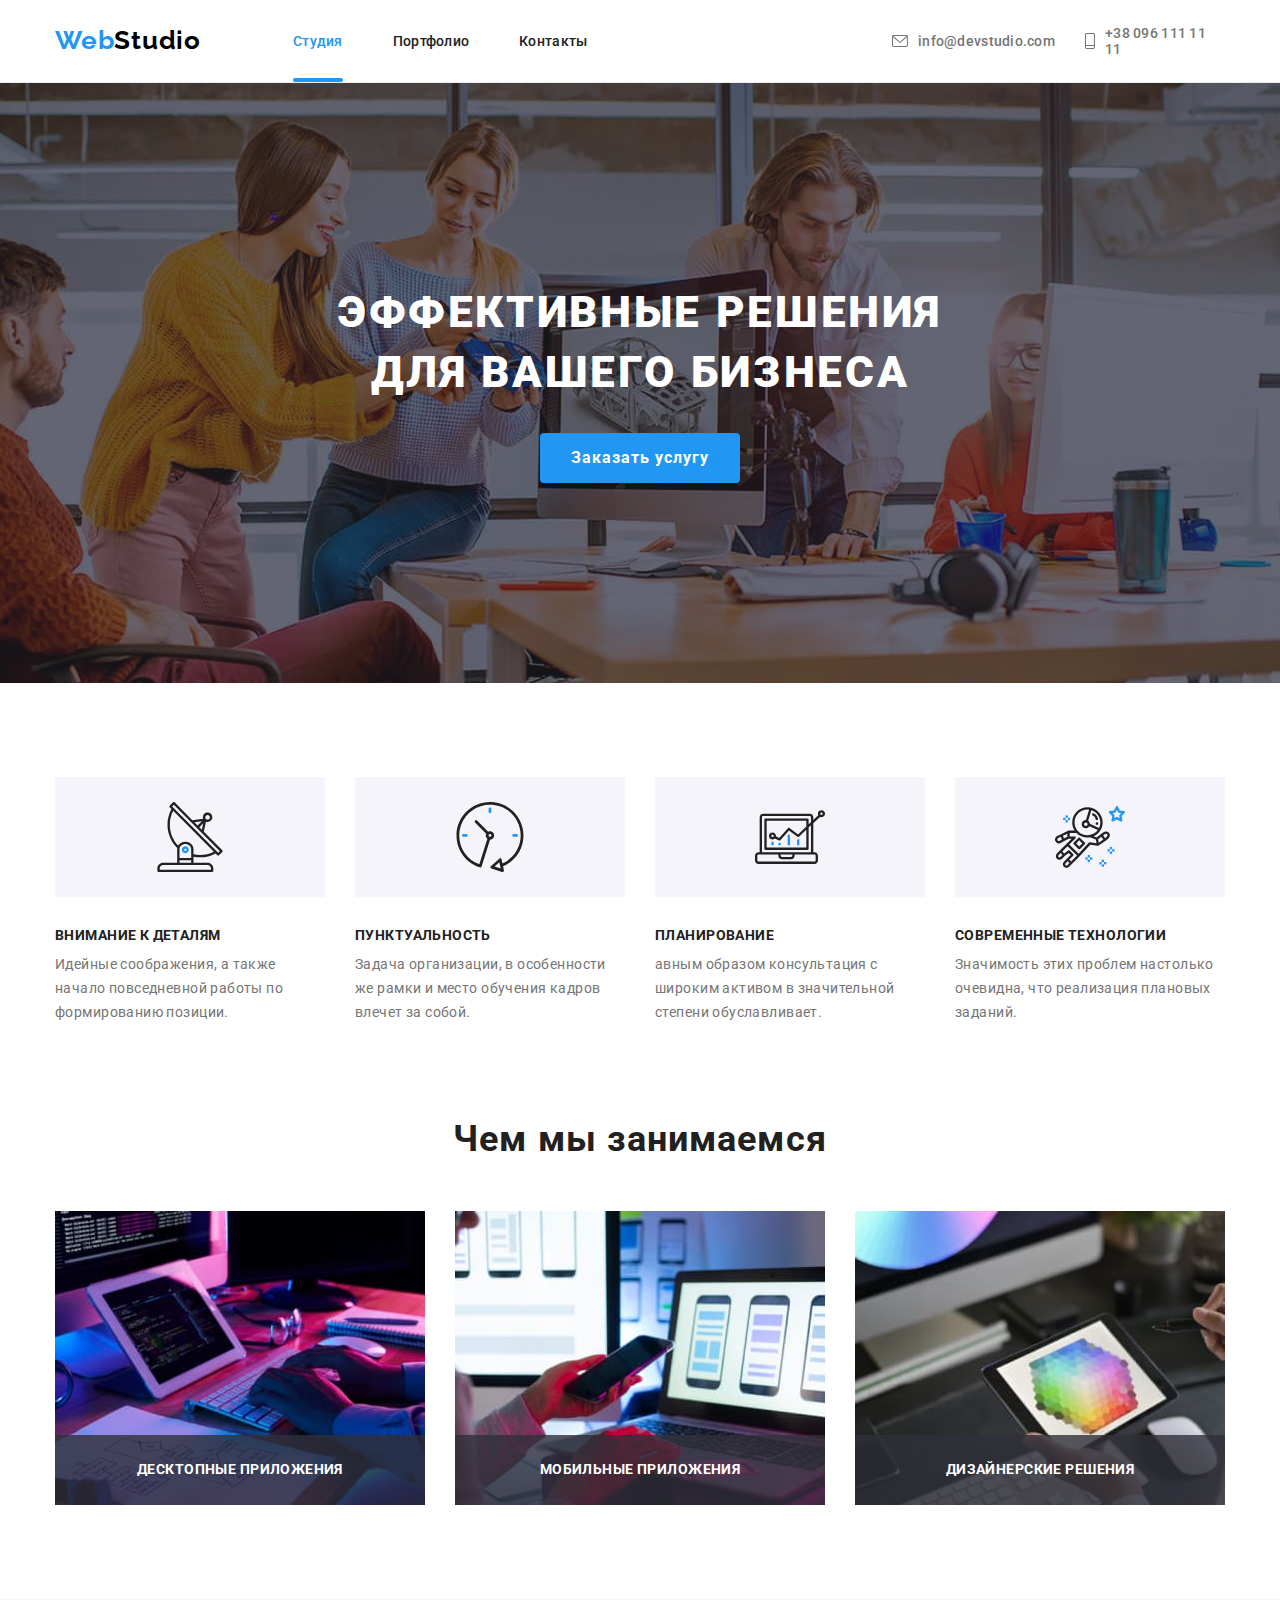
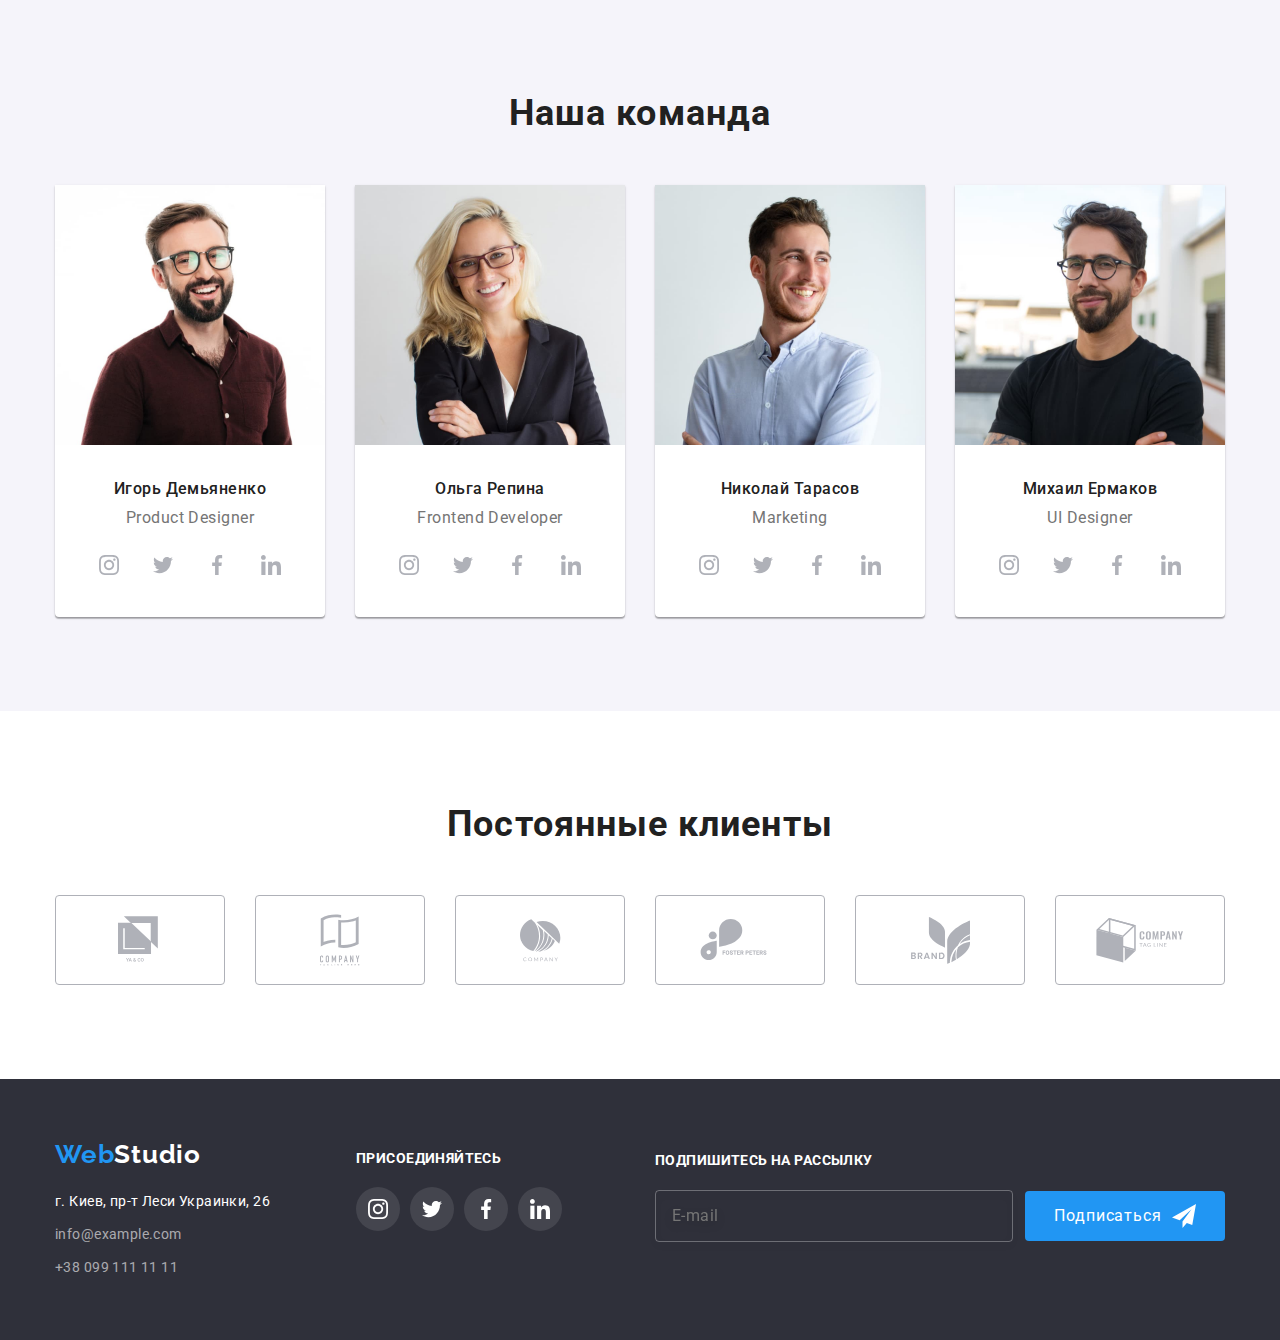
<file: index.html>
<!DOCTYPE html>
<html lang="ru">
<head>
    <meta charset="UTF-8">
    <meta name="viewport" content="width=device-width, initial-scale=1.0">
    <!-- <link rel="stylesheet" href="./css/fonts.css"> -->
    <link rel="stylesheet" href="https://cdnjs.cloudflare.com/ajax/libs/modern-normalize/0.2.0/modern-normalize.min.css" >
    <link rel="stylesheet" href="./css/styles.css">
    <link rel="preconnect" href="https://fonts.gstatic.com">
    <link rel="preconnect" href="https://fonts.gstatic.com">
    <link rel="preconnect" href="https://fonts.gstatic.com">
    <link href="https://fonts.googleapis.com/css2?family=Raleway:wght@700&family=Roboto:wght@400;500;700;900&display=swap" rel="stylesheet">
    <title>WebStudio Главная</title>
</head>
    <body> 
    <!--шапка страницы--> 
        <header class="header">
            <div class="header__box conteiner">
                <!--логотип-->
                <div class="logo">
                    <a href="index.html" class="logo__link">
                        <span class="logo__text--accent">Web</span><span class="logo__text">Studio</span>
                    </a>        
                </div>
                <!--Главная навигация-->
                <nav class="navigation">
                    <!--список ссылок навигации-->
                    <ul class="navigation__list">
                        <!--ссылки навигации-->
                        <li class="navigation__item">
                            <a href="index.html" class="navigation__link accent">Студия</a>
                        </li>
                        <li class="navigation__item">
                            <a href="portfolio.html" class="navigation__link">Портфолио</a>
                        </li>
                        <li class="navigation__item">
                            <a href="" class="navigation__link">Контакты</a>
                        </li>
                    </ul>
                </nav>
                <!--контактные ссылки-->
                    <a href="mailto:info@devstudio.com" class="header__link mail">
                        <svg class="header__link-icon" width="16" height="12">
                            <use href="./images/icon.svg#envelope"></use>
                        </svg>
                        info@devstudio.com
                    </a>
                    <a href="tel:+380961111111" class="header__link num">
                        <svg class="header__link-icon" width="10" height="16">
                            <use href="./images/icon.svg#phone"></use>
                        </svg> 
                        +38 096 111 11 11
                    </a>
            </div>
        </header>
    <!--гланый контент-->
        <main>
            <!--герой-->
            <section class="hero-section">
                <div class="hero conteiner">
                    <h1 class="hero__title">Эффективные решения для вашего бизнеса</h1>
                    <button type="button" class="hero__button" data-open-modal>
                        <span class="hero__button-text">Заказать услугу</span>
                    </button>
                </div>
            </section>
        <!--особенности-->
            <section class="features">
                <div class="conteiner">
                    <h2 class="visually-hidden">особенности</h2>
                    <ul class="features__list">
                        <li class="features__item">
                            <div class="features__iconbox">
                                <svg class="features__icon" width="70" height="70">
                                    <use href="./images/icon.svg#antenna"></use>
                                </svg>
                            </div>
                            <h3 class="features__item-head">Внимание к деталям</h3>
                            <p class="features__item-text">Идейные соображения, а также начало повседневной работы по формированию позиции.</p>
                        </li>
                        <li class="features__item">
                            <div class="features__iconbox">
                                <svg class="features__icon" width="70" height="70">
                                    <use href="./images/icon.svg#clock"></use>
                                </svg>
                            </div>
                            <h3 class="features__item-head">Пунктуальность</h3>
                            <p class="features__item-text">Задача организации, в особенности же рамки и место обучения кадров влечет за собой.</p>
                        </li>
                        <li class="features__item">
                            <div class="features__iconbox">
                                <svg class="features__icon" width="70" height="70">
                                    <use href="./images/icon.svg#diagram"></use>
                                </svg>
                            </div>
                            <h3 class="features__item-head">Планирование</h3>
                            <p class="features__item-text">авным образом консультация с широким активом в значительной степени обуславливает.</p>
                        </li>
                        <li class="features__item">
                            <div class="features__iconbox">
                                <svg class="features__icon" width="70" height="70">
                                    <use href="./images/icon.svg#astronaut"></use>
                                </svg>
                            </div>
                            <h3 class="features__item-head">Современные технологии</h3>
                            <p class="features__item-text">Значимость этих проблем настолько очевидна, что реализация плановых заданий.</p>
                        </li>
                    </ul>
                </div>
            </section>
         <!--чем мы занимаемся-->
            <section class="wedo">
                <div class="conteiner">
                    <h2 class="wedo__head">Чем мы занимаемся</h2>
                    <ul class="wedo__list">
                        
                        <li class="wedo__item">
                            <img src="./images/main/features/box_1.jpg" alt="алгоритм на листке бумаги клавиатура экран с цветным кодом" width="370" height="294">
                            <div class="wedo__item-lable">
                                <p class="wedo__item-description">Десктопные приложения</p>
                            </div>
                        </li>
                        
                        <li class="wedo__item">
                               <img src="./images/main/features/box_2.jpg" alt="разработка мобильного приложения" width="370" height="294">
                            <div class="wedo__item-lable">
                                <p class="wedo__item-description">Мобильные приложения</p>
                            </div>
                        </li>

                        <li class="wedo__item">
                            <img src="./images/main/features/box_3.jpg" alt="планшет с пейнт мапом водной руке и стилус в другой руке" width="370" height="294">
                            <div class="wedo__item-lable">
                                <p class="wedo__item-description">Дизайнерские решения</p>
                            </div>
                        </li>

                    </ul>
                </div>
            </section>
        <!--наша команда-->
            <section class="our-team">
                <div class="conteiner">
                    <h2 class="our-team__head">Наша команда</h2>
                    <ul class="oure-teame__list">
    
                        <li class="oure-teame__card">
                            <a href="">
                               <img src="./images/main/our_team/igor_demyanko.jpg" alt="улыбающийся мужчина в красной рубашке с очками и бородой" width="270" height="260">
                            </a>
                            <div class="oure-teame__description">
                                <h3 class="oure-teame__card-head">Игорь Демьяненко</h3>
                                <p lang="en" class="oure-teame__card-text">Product Designer</p>
                                <ul class="oure-teame__social">
                                   
                                    <li class="oure-teame__social-item">
                                        <a href="" class="oure-teame__social-link">
                                            <svg class="oure-teame__social-icon"  width="20" height="20">
                                                <use href="./images/icon.svg#instagram"></use>
                                            </svg>
                                        </a>
                                    </li>
                                    
                                    <li class="oure-teame__social-item">
                                        <a href="" class="oure-teame__social-link">
                                            <svg class="oure-teame__social-icon" width="20" height="20">
                                                <use href="./images/icon.svg#twitter"></use>
                                            </svg>
                                        </a>
                                    </li>
                                    
                                    <li class="oure-teame__social-item">
                                        <a href="" class="oure-teame__social-link">
                                            <svg class="oure-teame__social-icon" width="20" height="20">
                                                <use href="./images/icon.svg#facebook"></use>
                                            </svg>
                                        </a>
                                    </li>
                                   
                                    <li class="oure-teame__social-item">
                                        <a href="" class="oure-teame__social-link">
                                            <svg class="oure-teame__social-icon" width="20" height="20" >
                                                <use href="./images/icon.svg#linkedin"></use>
                                            </svg>
                                        </a>
                                    </li>

                                </ul>
                            </div>
                        </li>
                        <li class="oure-teame__card">
                            <a href="">
                                <img src="./images/main/our_team/olga_repina.jpg" alt="Улыбающеяся светловолосая женщина в пиджаке и в прямоугольных красных очках" width="270" height="260">
                            </a>
                            <div class="oure-teame__description">
                                <h3 class="oure-teame__card-head">Ольга Репина</h3>
                                <p lang="en" class="oure-teame__card-text">Frontend Developer</p>
                                <ul class="oure-teame__social">
                                    
                                    <li class="oure-teame__social-item">
                                        <a href="" class="oure-teame__social-link">
                                            <svg class="oure-teame__social-icon" width="20" height="20">
                                                <use href="./images/icon.svg#instagram"></use>
                                            </svg>
                                        </a>
                                    </li>
                                    
                                    <li class="oure-teame__social-item">
                                        <a href="" class="oure-teame__social-link">
                                            <svg class="oure-teame__social-icon" width="20" height="20">
                                                <use href="./images/icon.svg#twitter"></use>
                                            </svg>
                                        </a>
                                    </li>
                                    
                                    <li class="oure-teame__social-item">
                                        <a href="" class="oure-teame__social-link">
                                            <svg class="oure-teame__social-icon" width="20" height="20">
                                                <use href="./images/icon.svg#facebook"></use>
                                            </svg>
                                        </a>
                                    </li>
                                   
                                    <li class="oure-teame__social-item">
                                        <a href="" class="oure-teame__social-link">
                                            <svg class="oure-teame__social-icon"  width="20" height="20">
                                                <use href="./images/icon.svg#linkedin"></use>
                                            </svg>
                                        </a>
                                    </li>

                                </ul>
                            </div>
                        </li>
                        <li class="oure-teame__card">
                            <a href="">
                                <img src="./images/main/our_team/nikolay_tarasov.jpg" alt="улыбающийся парень в белой рубашке с маленькой бородой" width="270" height="260">
                            </a>
                            <div class="oure-teame__description">
                                <h3 class="oure-teame__card-head">Николай Тарасов</h3>
                                <p lang="en" class="oure-teame__card-text">Marketing</p>
                                <ul class="oure-teame__social">
                                    
                                    <li class="oure-teame__social-item">
                                        <a href="" class="oure-teame__social-link">
                                            <svg class="oure-teame__social-icon" width="20" height="20">
                                                <use href="./images/icon.svg#instagram"></use>
                                            </svg>
                                        </a>
                                    </li>
                                   
                                    <li class="oure-teame__social-item">
                                        <a href="" class="oure-teame__social-link">
                                            <svg class="oure-teame__social-icon" width="20" height="20">
                                                <use href="./images/icon.svg#twitter"></use>
                                            </svg>
                                        </a>
                                    </li>
                                    
                                    <li class="oure-teame__social-item">
                                        <a href="" class="oure-teame__social-link">
                                            <svg class="oure-teame__social-icon" width="20" height="20">
                                                <use href="./images/icon.svg#facebook"></use>
                                            </svg>
                                        </a>
                                    </li>
                                    
                                    <li class="oure-teame__social-item">
                                        <a href="" class="oure-teame__social-link">
                                            <svg class="oure-teame__social-icon"  width="20" height="20">
                                                <use href="./images/icon.svg#linkedin"></use>
                                            </svg>
                                        </a>
                                    </li>

                                </ul>
                            </div>
                        </li>
                        <li class="oure-teame__card">
                            <a href="">
                               <img src="./images/main/our_team/mihail_ermakov.jpg" alt="парень в черной футболке в круглых очках и с бородой" width="270" height="260">
                            </a>
                            <div class="oure-teame__description">
                                <h3 class="oure-teame__card-head">Михаил Ермаков</h3> 
                                <p lang="en" class="oure-teame__card-text">UI Designer</p>
                               <ul class="oure-teame__social">
                                    
                                    <li class="oure-teame__social-item">
                                        <a href="" class="oure-teame__social-link">
                                            <svg class="oure-teame__social-icon" width="20" height="20">
                                                <use href="./images/icon.svg#instagram"></use>
                                            </svg>
                                        </a>
                                    </li>
                                    
                                    <li class="oure-teame__social-item">
                                        <a href="" class="oure-teame__social-link">
                                            <svg class="oure-teame__social-icon" width="20" height="20">
                                                <use href="./images/icon.svg#twitter"></use>
                                            </svg>
                                        </a>
                                    </li>
                                    
                                    <li class="oure-teame__social-item">
                                        <a href="" class="oure-teame__social-link">
                                            <svg class="oure-teame__social-icon" width="20" height="20">
                                                <use href="./images/icon.svg#facebook"></use>
                                            </svg>
                                        </a>
                                    </li>
                                    
                                    <li class="oure-teame__social-item">
                                        <a href="" class="oure-teame__social-link">
                                            <svg class="oure-teame__social-icon"  width="20" height="20">
                                                <use href="./images/icon.svg#linkedin"></use>
                                            </svg>
                                        </a>
                                    </li>

                                </ul>
                            </div>
                        </li>
                    </ul>
                </div>
            </section>
        <!-- постоянные клиенты     -->
            <section class="clients">
                <div class="conteiner">
                    <h2 class="clients__head">Постоянные клиенты</h2>
                    <ul class="clients__list">
                        <li class="clients__item">
                            <a href="" class="clients__link">
                                <svg class="clients__icon" width="44" height="49">
                                    <use href="./images/icon.svg#client1"></use>
                                </svg>
                            </a>
                        </li>
                        <li class="clients__item">
                            <a href="" class="clients__link">
                                <svg class="clients__icon" width="40" height="52">
                                    <use href="./images/icon.svg#client2"></use>
                                </svg>
                            </a>
                        </li>
                        <li class="clients__item">
                            <a href="" class="clients__link">
                                <svg class="clients__icon" width="41" height="43">
                                    <use href="./images/icon.svg#client3"></use>
                                </svg>
                            </a>
                        </li>
                        <li class="clients__item">
                            <a href="" class="clients__link">
                                <svg class="clients__icon" width="80" height="42">
                                    <use href="./images/icon.svg#client4"></use>
                                </svg>
                            </a>
                        </li>
                        <li class="clients__item">
                            <a href="" class="clients__link">
                                <svg class="clients__icon" width="59" height="47">
                                    <use href="./images/icon.svg#client5"></use>
                                </svg>
                            </a>
                        </li>
                        <li class="clients__item">
                            <a href="" class="clients__link">
                                <svg class="clients__icon" width="88" height="45">
                                    <use href="./images/icon.svg#client6"></use>
                                </svg>
                            </a>
                        </li>
                    </ul>
                </div>
            </section>
        </main>
        <!--подал-->
        <footer class="footer">
            <div class="conteiner">
                <div class="footer__box"> 
                    <div class="footer__links">
                        <a href="index.html" class="footer__logo">
                            <span class="footer__logo--accent">Web</span><span>Studio</span>
                        </a>
                        <address>
                            <ul class="footer__address-list">
                                <li>
                                    <a href="https://goo.gl/maps/pXZyXXm4pR66iuyq8" class="footer__address-location">г. Киев, пр-т Леси Украинки, 26</a>
                                </li>
                                <li class="footer__address-item">
                                    <a href="mailto:info@example.com" class="footer__address-contact">info@example.com</a>
                                </li>
                                <li class="footer__address-item">
                                    <a href="tel:+380991111111" class="footer__address-contact">+38 099 111 11 11</a>
                                </li>
                            </ul>
                        </address>
                    </div>
                    <div class="footer__social">
                        <p class="footer__social-title">присоединяйтесь</p>
                        <ul class="footer__social-list">
                            <li class="footer__social-item">
                                <a href="" class="footer__social-link">
                                    <svg class="footer__social-icon" width="20" height="20">
                                        <use href="./images/icon.svg#instagram"></use>
                                    </svg>
                                </a>
                            </li>
                            <li class="footer__social-item">
                                <a href="" class="footer__social-link">
                                    <svg class="footer__social-icon" width="20" height="20">
                                        <use href="./images/icon.svg#twitter"></use>
                                    </svg>
                                </a>
                            </li>
                            <li class="footer__social-item">
                                <a href="" class="footer__social-link">
                                    <svg class="footer__social-icon" width="20" height="20">
                                        <use href="./images/icon.svg#facebook"></use>
                                    </svg>
                                </a>
                            </li>
                            <li class="footer__social-item">
                                <a href="" class="footer__social-link">
                                    <svg class="footer__social-icon" width="20" height="20">
                                        <use href="./images/icon.svg#linkedin"></use>
                                    </svg>
                                </a>
                            </li>
                        </ul>
                    </div>
                    <div class="subscribe">
                        <span class="subscribe__title">Подпишитесь на рассылку</span>
                        <form action="" class="subscribe__form"><input type="text" name="foot_email" id="foot_email" class="footer__subscribe__input" placeholder="E-mail">
                            <button type="submit" class="subscribe__button">
                                <span class="subscribe__button-text">Подписаться</span>
                                <svg class="subscribe__button-icon" width="24" height="24">
                                    <use href="./images/icon.svg#icon_send"></use>
                                </svg>
                            </button>
                        </form>
                    </div>
                </div>
            </div>
        </footer>
        <!--модальное окно-->
        <div class="backdrop is-hidden" data-backdrop>
            <div class="modal-port" data-open-modal>
                <button type="button" class="round" data-close-modal>
                    <svg class="close-icon" width="18" height="18">
                        <use href="./images/icon.svg#icon_close"></use>
                    </svg>
                </button>
                <p class="modal__title">Оставьте свои данные, мы вам перезвоним</p>
                <form action="" class="modal__form">
                    
                    <lable for="" class="maodal__lable">Имя
                        <div class="modal__form-blok">
                            <input type="text" name="" id="" class="modal__input">
                            <svg class="modal__icon" width="18" height="18">
                                <use href="./images/icon.svg#icon_person"></use>
                            </svg>
                        </div>
                    </lable>
                    <lable for="" class="maodal__lable">Телефон
                        <div class="modal__form-blok">
                            <input type="tel" name="" id="" class="modal__input">
                            <svg class="modal__icon" width="18" height="18">
                                <use href="./images/icon.svg#icon_phone"></use>
                            </svg>
                        </div>
                    </lable>
                    <lable for="" class="maodal__lable">Почта
                        <div class="modal__form-blok">
                            <input type="email" name="" id="" class="modal__input">
                            <svg class="modal__icon" width="18" height="18">
                                <use href="./images/icon.svg#icon_email"></use>
                            </svg>
                        </div>
                    </lable>
                    <lable for="commits" class="maodal__lable">Комментарий
                        <textarea name="commits" id="commits" rows="10" class="modal__commit" placeholder="Введите текст"></textarea>
                    </lable>
                </form>
                <div class="contract">
                    <label class="contract-text">
                        <input type="checkbox" name="confirm">
                        <span contenteditable="" class="contract-checkbox"></span>Соглашаюсь с рассылкой и принимаю <a href="http://" class="contract__link">Условия договора</a>
                    </label>
                </div>
                <button type="submit" class="modal__button">
                    <span class="modal__button-text">Отправить</span>
                </button>
            </div>
        </div>
    </div>
        <!--скрипт открытия закрытия окна-->
    <script src="./js/modal.js"></script>
    </body>
</html>
</file>
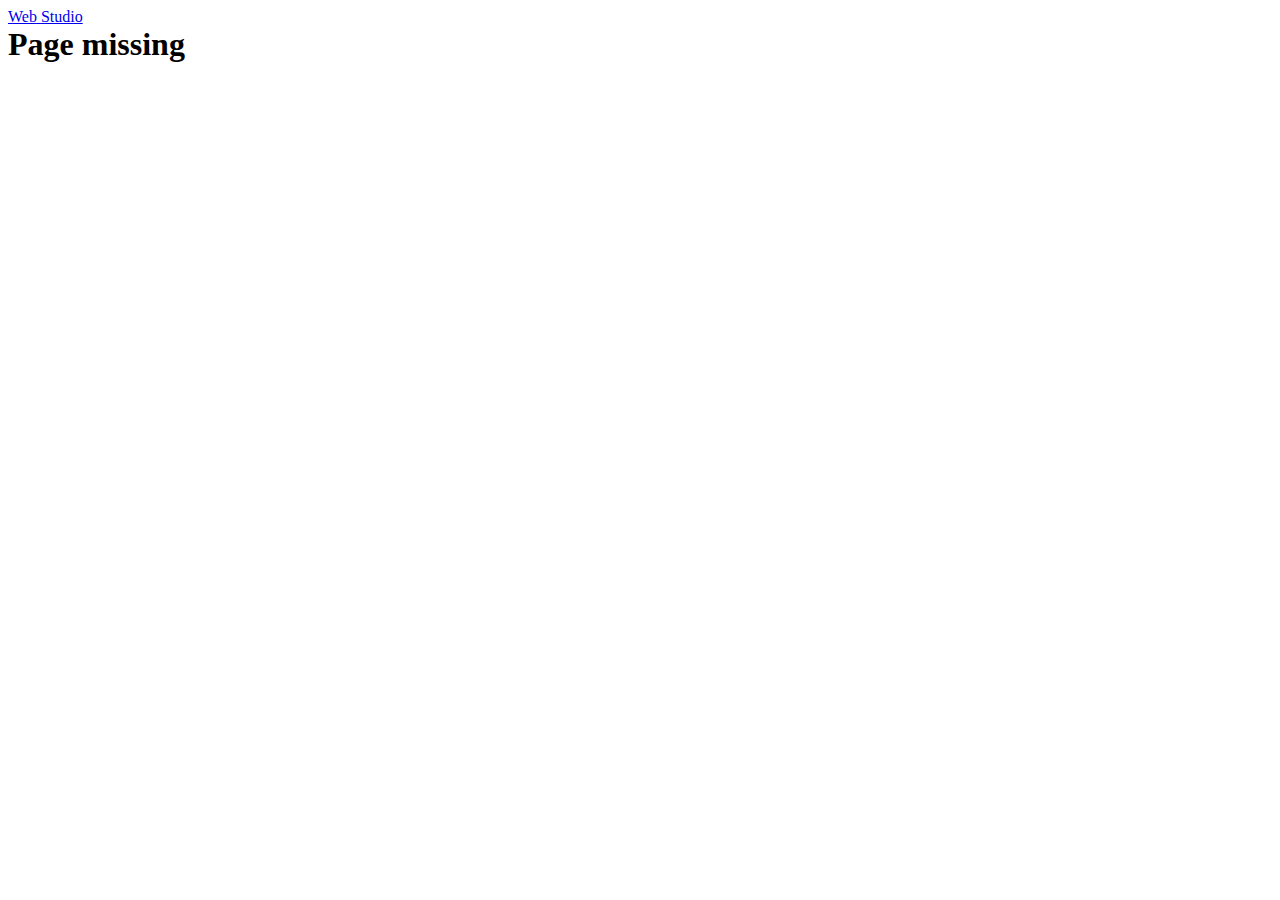
<file: contacts.html>
<!DOCTYPE html>
<html lang="en">
<head>
    <meta charset="UTF-8">
    <meta name="viewport" content="width=device-width, initial-scale=1.0">
    <link rel="preconnect" href="https://fonts.gstatic.com">
    <link href="https://fonts.googleapis.com/css2?family=Raleway:wght@400;500;700;900&family=Roboto:wght@400;500;700;900&display=swap" rel="stylesheet">
    <link rel="stylesheet" href="./css/styles.css">
    <title>Контакты</title>
</head>
<body>
    <div class="missing-conteiner">
        <a href="./index.html">
            <span class="logo-left">Web</span>
            <span class="logo-right">Studio</span>
        </a>
    </div>
    <div class="missing-conteiner">
        <h1 class="missing">Page missing</р>
    </div>

</body>
</html>
</file>
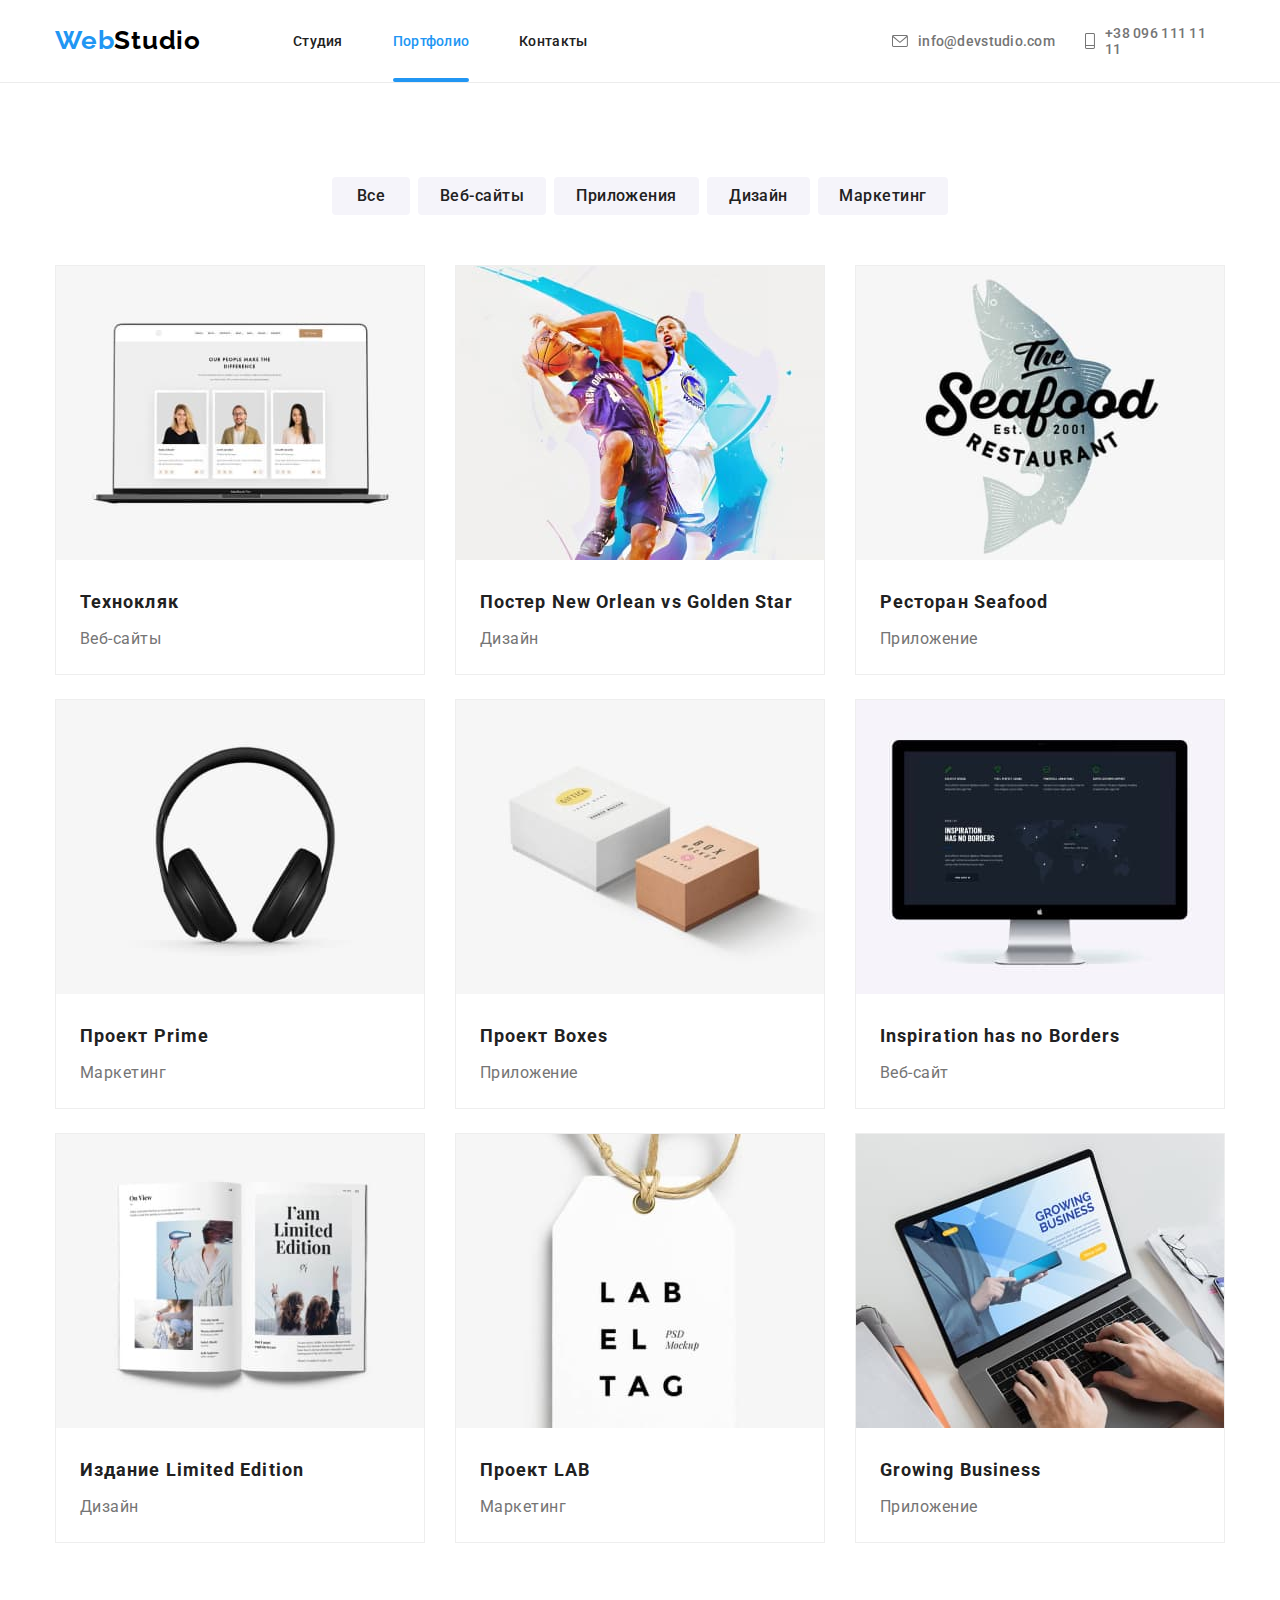
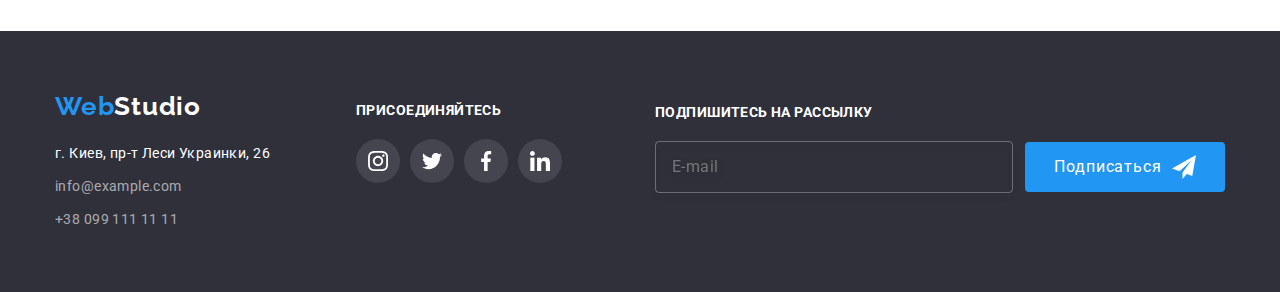
<file: portfolio.html>
<!DOCTYPE html>
<html lang="ru">
<head>
    <meta charset="UTF-8">
    <meta name="viewport" content="width=device-width, initial-scale=1.0">
    <!-- <link rel="stylesheet" href="./css/fonts.css"> -->
    <link rel="stylesheet" href="https://cdnjs.cloudflare.com/ajax/libs/modern-normalize/0.2.0/modern-normalize.min.css" >
    <link rel="stylesheet" href="./css/styles.css">
    <link rel="preconnect" href="https://fonts.gstatic.com">
    <link rel="preconnect" href="https://fonts.gstatic.com">
    <link href="https://fonts.googleapis.com/css2?family=Raleway:wght@700&family=Roboto:wght@400;500;700;900&display=swap" rel="stylesheet">
    <title>WebStudio Портфолио</title>
</head>
<body>
    <!--Шапка страницы-->
    <header class="header">
        <div class="header__box conteiner">
                        <!--логотип-->
            <div class="logo">
                <a href="index.html" class="logo__link">
                    <span class="logo__text--accent">Web</span><span class="logo__text">Studio</span>
                </a>        
            </div>
            <!--Главная навигация-->
            <nav class="navigation">
                <!--список ссылок навигации-->
                <ul class="navigation__list">
                    <!--ссылки навигации-->
                    <li class="navigation__item">
                        <a href="index.html" class="navigation__link">Студия</a>
                    </li>
                    <li class="navigation__item">
                        <a href="portfolio.html" class="navigation__link accent">Портфолио</a>
                    </li>
                    <li class="navigation__item">
                        <a href="" class="navigation__link">Контакты</a>
                    </li>
                </ul>
            </nav>
            <!--контактные ссылки-->
            <a href="mailto:info@devstudio.com" class="header__link mail">
                <svg class="header__link-icon" width="16" height="12">
                    <use href="./images/icon.svg#envelope"></use>
                </svg>
                info@devstudio.com
            </a>
            <a href="tel:+380961111111" class="header__link num">
                <svg class="header__link-icon" width="10" height="16">
                    <use href="./images/icon.svg#phone"></use>
                </svg> 
                +38 096 111 11 11
            </a>
        </div>
    </header>
    <!--основной контент-->
    <main>
    <!--блок портфолио с навигацией по ниму-->
        <section class="portfolio__section">
        <div class="conteiner">
            <h1 class="visually-hidden">Портфолио</h1>
            <!--заглавие навигация-->    
            <ul class="portfolio__navigation-list">
                <li class="portfolio__navigation-item">
                    <button type="button" class="portfoli__button all">Все</button>
                </li>
                <li class="portfolio__navigation-item">
                    <button type="button" class="portfoli__button web-site">Веб-сайты</button>
                </li>
                <li class="portfolio__navigation-item">
                    <button type="button" class="portfoli__button application">Приложения</button>
                </li>
                <li class="portfolio__navigation-item">
                    <button type="button" class="portfoli__button design">Дизайн</button>
                </li>
                <li class="portfolio__navigation-item">
                    <button type="button" class="portfoli__button marketing">Маркетинг</button>
                </li>
            </ul>
            <!--проэкты-->
            <h2 class="visually-hidden">проэкты</h2>
            <ul class="pojects__list">
                <li class="project__item">
                    <a href="" class="card__link">
                        <div class="card__link-thumb">
                            <div class="card__description">
                                <p class="card__description-text">
                                    Технокряк это современная площадка распространения 
                                    коронавируса. Компании используют эту платформу для 
                                    цифрового шпионажа и атак на защищённые сервера 
                                    конкурентов.
                                </p>
                            </div>
                            <img src="./images/portfolio/technocrak.jpg" alt="открытый ноутбук с изображением веб сайта на экране" width="370" height="294">
                        </div>
                        <div class="caption">
                            <h3 class="card__head">Технокляк</h3>
                            <p class="card__text">Веб-сайты</p>
                         </div>
                    </a>
                </li>
                
                <li class="project__item">
                    <a href="" class="card__link">
                        <div class="card__link-thumb">
                            <div class="card__description">
                                <p class="card__description-text">
                                    Lorem ipsum dolor sit amet 
                                    consectetur adipisicing elit. 
                                    Ea, modi eaque. Natus, ab. Nam 
                                    nihil dolore odio doloremque rerum?
                                </p>
                            </div>
                            <img src="./images/portfolio/poster.jpg" alt="Баскетболисты в фиолетовой и белой форме борятся за мяч в прыжке" width="370" height="294">
                        </div>
                        <div class="caption">
                            <h3 class="card__head">Постер New Orlean vs Golden Star</h3>
                            <p class="card__text">Дизайн</p>
                        </div>
                    </a>
                </li>
                
                <li class="project__item">
                    <a href="" class="card__link">
                        <div class="card__link-thumb">
                            <div class="card__description">
                                <p class="card__description-text">
                                    Lorem ipsum dolor sit amet, 
                                    consectetur adipisicing elit. 
                                    Dolorum fugiat perferendis possimus, 
                                    ullam quibusdam cum nam voluptatibus 
                                    nihil ut.
                                </p>
                            </div>
                            <img src="./images/portfolio/aplication_restoran.jpg" alt="Стилизированая надпись the seafood restaurant на фоне рыбы " width="370" height="294">
                        </div>
                        <div class="caption">
                            <h3 class="card__head">Ресторан Seafood</h3>
                            <p class="card__text">Приложение</p>
                        </div>
                    </a>
                </li>
                
                <li class="project__item">
                    <a href="" class="card__link">
                        <div class="card__link-thumb">
                            <div class="card__description">
                                <p class="card__description-text">
                                    Lorem ipsum dolor sit amet 
                                    consectetur adipisicing elit. 
                                    Vero praesentium perspiciatis 
                                    in maxime qui odio pariatur 
                                    laborum ratione amet.
                                </p>
                            </div>
                            <img src="./images/portfolio/prime_marketing.jpg" alt="Наушники" width="370" height="294">
                        </div>
                        <div class="caption">
                            <h3 class="card__head">Проект Prime</h3>
                            <p class="card__text">Маркетинг</p>
                        </div>
                    </a>
                </li>
                
                <li class="project__item">
                    <a href="" class="card__link">
                        <div class="card__link-thumb">
                            <div class="card__description">
                                <p class="card__description-text">
                                    Lorem ipsum dolor sit, amet 
                                    consectetur adipisicing elit. 
                                    Incidunt est dolores error. Magni 
                                    laborum ea, quibusdam amet odit 
                                    nostrum.
                                </p>
                            </div>
                            <img src="./images/portfolio/aplication_boxes.jpg" alt="Две коробки с надписями большая белая и маленькая коричневая" width="370" height="294">
                        </div>
                        <div class="caption">
                            <h3 class="card__head">Проект Boxes</h3>
                            <p class="card__text">Приложение</p>
                        </div>
                    </a>
                </li>
                
                <li class="project__item">
                    <a href="" class="card__link">
                        <div class="card__link-thumb">
                            <div class="card__description">
                                <p class="card__description-text">
                                    Lorem ipsum, dolor sit amet 
                                    consectetur adipisicing elit. 
                                    Dolores debitis numquam quia libero 
                                    aliquid cumque dolorem voluptas, 
                                    incidunt vitae!
                                </p>
                            </div>
                            <img src="./images/portfolio/web_site.jpg" alt="Монитор с изображением сайта на котором текст и карта мира" width="370" height="294">
                        </div>
                        <div class="caption">
                            <h3 class="card__head">Inspiration has no Borders</h3>
                            <p class="card__text">Веб-сайт</p>
                        </div>
                    </a>
                </li>
                
                <il class="project__item">
                    <a href="" class="card__link">
                        <div class="card__link-thumb">
                            <div class="card__description">
                                <p class="card__description-text">
                                    Lorem ipsum, dolor sit amet 
                                    consectetur adipisicing elit. 
                                    Quibusdam nemo maxime eligendi 
                                    modi accusamus, expedita quos 
                                    numquam deserunt ducimus.
                                </p>
                            </div>
                            <img src="./images/portfolio/edition_design.jpg" alt="открытая книгы с фотографиями и текстом" width="370" height="294">
                        </div>
                        <div class="caption">
                            <h3 class="card__head">Издание Limited Edition</h3>
                            <p class="card__text">Дизайн</p>
                        </div>
                    </a>  
                </il>
                
                <li class="project__item">
                    <a href="" class="card__link">
                        <div class="card__link-thumb">
                            <div class="card__description">
                                <p class="card__description-text">
                                    Lorem ipsum dolor, sit amet 
                                    consectetur adipisicing elit. 
                                    Dignissimos, cumque magni nulla 
                                    blanditiis modi laborum possimus? 
                                    Facere, natus neque?
                                </p>
                            </div>
                            <img src="./images/portfolio/lab_marketing.jpg" alt="Белая этикетка с надписью LAB EL TAG на джгутовой нитке" width="370" height="294">
                        </div>
                        <div class="caption">
                            <h3 class="card__head">Проект LAB</h3>
                            <p class="card__text">Маркетинг</p>
                        </div>
                    </a>
                </li>
                
                <li class="project__item">
                    <a href="" class="card__link">
                        <div class="card__link-thumb">
                            <div class="card__description">
                                <p class="card__description-text">
                                    Lorem ipsum dolor, sit amet 
                                    consectetur adipisicing elit. 
                                    Dignissimos, cumque magni nulla 
                                    blanditiis modi laborum possimus? 
                                    Facere, natus neque?
                                </p>
                            </div> 
                            <img src="./images/portfolio/aplicanion_growing_buisness.jpg" alt="Ноутбук на рабочем столе с открытым приложением" width="370" height="294">
                        </div>
                        <div class="caption">
                            <h3 class="card__head">Growing Business</h3>
                            <p class="card__text">Приложение</p>
                        </div>
                    </a>     
                </li>
            </ul>
        </div>
        </section>
    </main>
    <!--подал-->
    <footer class="footer">
        <div class="conteiner">
            <div class="footer__box"> 
                <div class="footer__links">
                    <a href="index.html" class="footer__logo">
                        <span class="footer__logo--accent">Web</span><span>Studio</span>
                    </a>
                    <address>
                        <ul class="footer__address-list">
                            <li>
                                <a href="https://goo.gl/maps/pXZyXXm4pR66iuyq8" class="footer__address-location">г. Киев, пр-т Леси Украинки, 26</a>
                            </li>
                            <li class="footer__address-item">
                                <a href="mailto:info@example.com" class="footer__address-contact">info@example.com</a>
                            </li>
                            <li class="footer__address-item">
                                <a href="tel:+380991111111" class="footer__address-contact">+38 099 111 11 11</a>
                            </li>
                        </ul>
                    </address>
                </div>
                <div class="footer__social">
                    <p class="footer__social-title">присоединяйтесь</p>
                    <ul class="footer__social-list">
                        <li class="footer__social-item">
                            <a href="" class="footer__social-link">
                                <svg class="footer__social-icon" width="20" height="20">
                                    <use href="./images/icon.svg#instagram"></use>
                                </svg>
                            </a>
                        </li>
                        <li class="footer__social-item">
                            <a href="" class="footer__social-link">
                                <svg class="footer__social-icon" width="20" height="20">
                                    <use href="./images/icon.svg#twitter"></use>
                                </svg>
                            </a>
                        </li>
                        <li class="footer__social-item">
                            <a href="" class="footer__social-link">
                                <svg class="footer__social-icon" width="20" height="20">
                                    <use href="./images/icon.svg#facebook"></use>
                                </svg>
                            </a>
                        </li>
                        <li class="footer__social-item">
                            <a href="" class="footer__social-link">
                                <svg class="footer__social-icon" width="20" height="20">
                                    <use href="./images/icon.svg#linkedin"></use>
                                </svg>
                            </a>
                        </li>
                    </ul>
                </div>
                <div class="subscribe">
                    <span class="subscribe__title">Подпишитесь на рассылку</span>
                    <form action="" class="subscribe__form"><input type="text" name="foot_email" id="foot_email" class="footer__subscribe__input" placeholder="E-mail">
                        <button type="submit" class="subscribe__button">
                            <span class="subscribe__button-text">Подписаться</span>
                            <svg class="subscribe__button-icon" width="24" height="24">
                                <use href="./images/icon.svg#icon_send"></use>
                            </svg>
                        </button>
                    </form>
                </div>
            </div>
        </div>
    </footer>
</body>
</html>
</file>
<file: css/fonts.css>
@font-face{
    font-family: "Roboto"; 
    font-style: normal;
    font-weight: 400;
    font-display: swap;
    src: url("../fonts/Roboto-Medium.woff") format("woff"),
    url("../fonts/Roboto-Medium.woff2") format("woff2") ;
} 

@font-face{
    font-family: "Raleway";
    font-style: normal;
    font-weight: 400;
    font-display: swap;
    src: url("../fonts/Raleway-Regular.woff") format("woff"),
        url("../fonts/Raleway-Regular.woff2") format("woff");
}
</file>
<file: css/styles.css>
:root {
    /*### ШРИФТЫ ###*/
    --maine-font: Roboto, sans-serif;
    --secondary-font: Raleway, sans-serif;

    /*### политра ###*/
    --accent: #2196F3;
    --main-color: #212121;
    --light-color: #757575;
    /*цвет фона*/
    --body-bakeground-color: #E5E5E5;

    /*шапка*/
    --header-bakeground-color: #FFFFFF;
    --logo-color-left: #2196F3;
    --logo-color-right: #000000;
    --link-telephon-and-mail: #757575;
    --head-bottom-line: #ECECEC;

    /*герой*/
    --hero-bakeground-color: #2F303A;
    --button-color: #2196F3;
    --hero-text-color: #FFFFFF;

    /*особенности*/
    --feature-icon-box: #F5F4FA;
    --feature-text-color: #757575;

    /*чем мы занимаемся*/
    --wedo-lable-bg: rgba(47, 48, 58, 0.8);
    --wedo-lable-text: #FFFFFF;

    /*наша комвнда*/
    --team-bakeground-color: #F5F4FA;
    --team-specialty-color: #757575;
    --team-card-bgcolor: #FFFFFF;
    --social-icon-color: #AFB1B8;

    /* постоянные клиенты */
    --clients-item-borter: #AFB1B8;

    /*подвал*/
    --footer-bgcolor: #2F303A;
    --footer-logo-left: #2196F3;
    --footer-logo-right: #FFFFFF;
    --footer-address-location: #FFFFFF;
    --footer-address-contact: rgba(255, 255, 255, 0.6);
    --footer-social-title: #FFFFFF;
    --footer-social-icon: #FFFFFF;
    --footer-social-icon-round: rgba(255, 255, 255, 0.1);
    --subscribe-title: #FFFFFF;

    /*ПОРТФОЛИО*/

    /*cссылки навигации*/
    --portfolio-button-bgcolor: #F5F4FA;
    --portfolio-button-text-active-color: #FFFFFF;
    
    /*каталог портфолио*/
    --project-card-bgcolor: #FFFFFF;
    --project-card-border-color: #EEEEEE;
    --card-text: #757575;
    --card-description-dg: rgba(33, 150, 243, 0.9);
    --card-description-text: #FFFFFF;
    
    /*модальное окно*/
    --backdrop-color:rgba(0, 0, 0, 0.2);
    --close-color: rgba(0, 0, 0, 0.1);
    --modal-form-text:#757575;
    --modal-input-color: rgba(33, 33, 33, 0.2);
    --modal-button-hover: #188CE8;
    --button-text: #FFFFFF;
    --commit-text: rgba(117, 117, 117, 0.5);
}
h1,h2,h3,h4,h5,h6,p,ul,li{
    margin: 0;
    padding: 0;
}

.conteiner {
    width: 1200px;
    padding: 0 15px;
    margin: 0 auto;
}

/*===== шапка =====*/
.header {
    padding: 25px 0;
    border-bottom: 1px solid var(--head-bottom-line);
    background-color: var(--header-bakeground-color);
}
.header__box{
    display: flex;
    align-items: center;
    box-sizing: border-box;
}
/*навигация страницы*/
.navigation {
    margin: 0 305px 0 0;
}

/*логотип*/
.logo {
    margin-right: 93px;
    width: 145px;
}
.logo__link {
    font-family: var(--secondary-font);
    font-style: normal;
    font-weight: bold;
    font-size: 26px;
    line-height: 1.192;
    letter-spacing: 0.03em;
    text-decoration: none;
    color: var(--logo-color-right);

}

/*левая часть логотипа*/
.logo__text--accent {
    color: var(--logo-color-left);
}

/*список сылок навигации*/
.navigation__list {
    display: inline-flex;
    width: 294px;

    padding: 0;
    margin: 0 0 0 0;

    list-style: none;
    font-family: var(--maine-font);
    font-style: normal;
    font-weight: 500;
    font-size: 14px;
    line-height: 1.142;
    letter-spacing: 0.02em;
}
.navigation__item{
    position: relative;
}
/*элементы навигации*/
.navigation__item:not(:last-child) {
    margin-right: 50px;
}

/*ссылки навигации*/
.navigation__link {
    text-decoration: none;
    color: var(--main-color);

}
.navigation__link::after{
    content: "";
    position: absolute;
    bottom: 0;
    transform: translateY(33px) scaleX(0);
    transition: transform 250ms cubic-bezier(0.4, 0, 0.2, 1);

    display: block;
    width: 100%;
    height: 4px;
    border-bottom: 4px;
    background-color: var(--accent);
    border-radius: 2px;
}
.navigation__link:hover::after,
.navigation__link:focus::after{
    transform: translateY(33px) scaleX(1);
}

/*акценты*/
.navigation__link:hover, 
.navigation__link:focus{
    outline: none;
    color: var(--accent);
}
.accent{
    color: var(--accent);
}
.accent::after{
        content: "";
        position: absolute;
        bottom: 0;
        transform: translateY(33px) scaleX(1);
    
        display: block;
        width: 100%;
        height: 4px;
        border-bottom: 4px;
        background-color: var(--accent);
        border-radius: 2px;
    }

/*контакты почта и телефон*/
.header__link {
    display: inline-flex;
    align-items: center;

    text-decoration: none;
    font-family: var(--maine-font);
    font-style: normal;
    font-weight: 500;
    font-size: 14px;
    line-height: 1.142;
    letter-spacing: 0.02em;
    color: var(--link-telephon-and-mail);
}
.mail{
    margin-right: 30px;
}

.header__link:hover,
.header__link:focus {
    outline: none;
    color: var(--accent);
}
.header__link-icon{
    fill:currentColor;
    margin-right: 10px;
}

/*===== ГЛАВНЫЙ КОНТЕНТ =====*/

/*герой*/
.hero-section{
    max-width: 1600px;
    margin: 0 auto;
    padding: 200px 0;
    height: 600px;
    box-sizing: border-box;
    background-color: var(--hero-bakeground-color);
    background-size: cover;
    background-position: center;
    background-repeat: no-repeat;
    background-image: linear-gradient(to right, rgba(47, 48, 58, 0.4), rgba(47, 48, 58, 0.4)), url(../images/main/hero_background/background.jpg)
}
.hero {
    display: flex;
    flex-direction: column;
    justify-content: center;
    align-items: center;
    
}
.hero__title {
    width: 696px;
    height: 120px;
    font-family: var(--maine-font);
    font-style: normal;
    font-weight: 900;
    font-size: 44px;
    line-height: 1.363;
    letter-spacing: 0.06em;
    text-align: center;
    color: var(--hero-text-color);
    text-transform: uppercase;

    margin: 0 0 30px 0;
}
.hero__button {
    width: 200px;
    height: 50px;
    box-shadow: 0px 4px 4px rgba(0, 0, 0, 0.15);
    border-radius: 4px;
    border: none;
    background-color: var(--button-color);

}
.hero__button-text {
    font-family: var(--maine-font);
    font-style: normal;
    font-weight: bold;
    font-size: 16px;
    line-height: 1.875;
    letter-spacing: 0.06em;

    color: var(--hero-text-color);
}

/*секция особености*/
.features{
  padding-top: 94px;
}

/*скрытие заголовка*/
.visually-hidden {
    position: absolute;
    width: 1px;
    height: 1px;
    margin: -1px;
    border: 0;
    padding: 0;
    white-space: nowrap;
    -webkit-clip-path: inset(100%);
            clip-path: inset(100%);
    clip: rect(0 0 0 0);
    overflow: hidden;
  }

/*список особенностей*/
.features__list {
    display: flex;
    padding-left: 0;
    list-style: none;
}
.features__item{
    width: 270px;
}
.features__item:not(:last-child) {
    margin-right: 30px;
}
.features__iconbox {
    display: inline-flex;
    width: 270px;
    background-color: var(--feature-icon-box);
    align-items: center;
    justify-content: center;
    padding: 25px 0;
    
}
.features__item-head {
    margin-top: 30px;
    font-family: var(--maine-font);
    font-style: normal;
    font-weight: bold;
    font-size: 14px;
    line-height: 1.142;
    letter-spacing: 0.03em;
    text-transform: uppercase;

    color: var(--main-color);
}
.features__item-text {
    font-family: var(--maine-font);
    font-style: normal;
    font-weight: normal;
    font-size: 14px;
    line-height: 1.714;
    letter-spacing: 0.03em;
    color: var(--feature-text-color);

    margin-top: 10px;
}

/*чем мы занимаемся*/
.wedo {
    padding: 94px 0;
}

/*заголовок секции*/
.wedo__head {
    font-family: var(--maine-font);
    font-style: normal;
    font-weight: 700;
    font-size: 36px;
    line-height: 1.166;
    letter-spacing: 0.03em;
    text-align: center;
    color: var(--main-color);
}
/*список секции*/
.wedo__list {
    display: flex;
    margin-top: 50px;
    list-style: none;
    padding-left: 0;
}
/*элемент списка*/
.wedo__item{
    position: relative;
    height: 294px;
    padding: 0;
}
.wedo__item:not(:last-child) {
    margin-right: 30px;
}
.wedo__item-lable {
    position: absolute;
    bottom: 0;
    width: 100%;
    padding: 27px 0;
    background-color: var(--wedo-lable-bg);
}
.wedo__item-description {
    font-family: var(--maine-font);
    font-style: normal;
    font-weight: 700;
    font-size: 14px;
    line-height: 1.14;
    text-align: center;
    letter-spacing: 0.03em;
    text-transform: uppercase;
    color: var(--wedo-lable-text);
}

/*наша команда*/
.our-team{
    padding: 94px 0;
    background-color: var(--team-bakeground-color);
}

.our-team__head {
    font-family: var(--maine-font);
    font-style: normal;
    font-weight: bold;
    font-size: 36px;
    line-height: 1.166;
    letter-spacing: 0.03em;
    text-align: center;
    color: var(--main-color);
}
/*список наша команда*/
.oure-teame__list {
    display: flex;
    justify-content: center;
    margin-top: 50px;
    list-style: none;
}

/*карточка участника команды*/
.oure-teame__card {
    width: 270px;
    

    background: var(--project-card-bgcolor);
    box-sizing: border-box;
    box-shadow: 0px 1px 3px rgba(0, 0, 0, 0.12), 0px 1px 1px rgba(0, 0, 0, 0.14), 0px 2px 1px rgba(0, 0, 0, 0.2);
    border-radius: 0px 0px 4px 4px;
}
.oure-teame__card:not(:last-child){
    margin-right: 30px;
}
/*подпись карточки*/
.oure-teame__description{
    font-family: var(--maine-font);

    padding: 30px 0;

}
.oure-teame__card-head {
    font-style: normal;
    font-weight: 500;
    font-size: 16px;
    line-height: 1.187;
    letter-spacing: 0.03em;
    text-align: center;
    color: var(--main-color);
}
.oure-teame__card-text {
    font-family: var(--maine-font);
    font-style: normal;
    font-weight: normal;
    font-size: 16px;
    line-height: 1.187;
    letter-spacing: 0.03em;
    text-align: center;
    color: var(--team-specialty-color);

    margin-top: 10px;
}
.oure-teame__social {
    display: flex;
    align-items: center;
    justify-content: center;
    list-style: none;
    margin-top: 16px;
}
.oure-teame__social-item{
    display: inline-flex;
    align-items: center;
    justify-content: center;
    width: 44px;
    height: 44px;
}
.oure-teame__social-item:not(:last-child){
    margin-right: 10px;
}
.oure-teame__social-link {
    display: inline-flex;
    align-items: center;
    justify-content: center;
    width: 44px;
    height: 44px;
    /* padding: 12px; */
    background-color: transparent;
    border-radius: 50%;
    /*margin-right: 10px;*/
    color: var(--social-icon-color);
    transition-property: background-color,color;
    transition-duration: 250ms;
    transition-timing-function: cubic-bezier(0.4, 0, 0.2, 1);
    transition-delay: 0;
}
.oure-teame__social-link:focus,
.oure-teame__social-link:hover{
    outline: none;
    background-color: var(--accent);
    color: var(--team-card-bgcolor);
}

.oure-teame__social-icon {
    fill: currentColor;
}

.clients {
    padding: 94px 0;
}
.clients__head {
    font-family: var(--maine-font);
    font-style: normal;
    font-weight: 700;
    font-size: 36px;
    line-height: 1.11;
    text-align: center;
    letter-spacing: 0.03em;

    color: var(--main-color);
}
.clients__list {
    display: flex;
    align-items: center;
    justify-content: center;
    margin-top: 50px;
    list-style: none;
}

.clients__item:not(:last-child) {
    margin-right: 30px;
}
.clients__link {
    display: inline-flex;
    align-items: center;
    justify-content: center;

    color: var(--clients-item-borter);

    width: 170px;
    height: 90px;
    border: 1px solid var(--clients-item-borter);
    box-sizing: border-box;
    border-radius: 4px;

    transition: color 250ms cubic-bezier(0.4, 0, 0.2, 1), border 250ms cubic-bezier(0.4, 0, 0.2, 1);
}
.clients__link:hover,
.clients__link:focus{
    outline: none;
    color: var(--accent);
    border-color: var(--accent);
}
.clients__icon {
    fill: currentColor;
}

/*подвал*/
.footer{
    padding: 60px 0;
    font-family: var(--maine-font);

    background-color: var(--footer-bgcolor);
}
.footer__box{
    display: flex;
}
.footer__links{
    margin-right: 70px;
    /* outline: 1px solid teal; */
}

.footer__logo--accent {
    color: var(--footer-logo-left);
}
.footer__logo {
    font-family: var(--secondary-font);
    font-style: normal;
    font-weight: bold;
    font-size: 26px;
    line-height: 1.192;
    letter-spacing: 0.03em;
    text-decoration: none;
    color: var(--footer-logo-right);
    
}
.footer__address-list {
    margin-top: 20px;
     list-style: none;
}
.footer__address-item{
    margin-top: 9px;
}
.footer__address-location{
    display: block;
    width: 231px;
    text-decoration: none;
    font-style: normal;
    font-weight: normal;
    font-size: 14px;
    line-height: 1.714;
    letter-spacing: 0.03em;
    color: var(--footer-address-location);

}
.footer__address-contact{
    /* font-family: var(--maine-font); */
    text-decoration: none;
    font-style: normal;
    font-weight: normal;
    font-size: 14px;
    line-height: 1.714;
    letter-spacing: 0.03em;
    color: var(--footer-address-contact);
}

.footer__social {
    padding: 12px 0;
    margin-right: 93px;
    /* outline: 1px solid tomato; */
}
.footer__social-title {
    font-family: var(--maine-font);
    font-style: normal;
    font-weight: 700;
    font-size: 14px;
    line-height: 1.14;
    letter-spacing: 0.03em;
    text-transform: uppercase;

    color: var(--footer-social-title);
}
.footer__social-list {
    display: inline-flex;
    align-items: center;
    justify-content: center;
    list-style: none;
    margin-top: 20px;
}
.footer__social-item {
    display: inline-flex;
    align-items: center;
    justify-content: center;
    width: 44px;
    height: 44px;
}
.footer__social-item:not(:last-child){
    margin-right: 10px;
}
.footer__social-link {
    display: inline-flex;
    align-items: center;
    justify-content: center;
    width: 44px;
    height: 44px;
    /* padding: 12px; */
    background-color: var(--footer-social-icon-round);
    border-radius: 50%;
    /*margin-right: 10px;*/
    color: var(--footer-social-icon);
    transition-property: background-color,color;
    transition-duration: 250ms;
    transition-timing-function: cubic-bezier(0.4, 0, 0.2, 1);
    transition-delay: 0;
}
.footer__social-link:focus,
.footer__social-link:hover{
    outline: none;
    background-color: var(--accent);
}
.footer__social-icon {
    fill:currentColor;
}
.subscribe {

    padding: 12px 0;
    /* outline: 1px solid #2196F3;  */
}
.subscribe__title {
    font-family: var(--maine-font);
    font-style: normal;
    font-weight: 700;
    font-size: 14px;
    line-height: 1.14;
    letter-spacing: 0.03em;
    text-transform: uppercase;
    color: var(--subscribe-title);
}
.subscribe__form {
    display: flex;
    align-items: center;
    margin-top: 20px;

}
.footer__subscribe__input {
    font-family: var(--maine-font);
    font-style: normal;
    font-weight: 400;
    font-size: 16px;
    line-height: 1.25;
    align-items: center;
    letter-spacing: 0.03em;
    padding: 15px 0 15px 16px;
    color: var(--subscribe-title);
    width: 358px;
    background-color: transparent;

    border: 1px solid rgba(255, 255, 255, 0.3);
    filter: drop-shadow(0px 4px 4px rgba(0, 0, 0, 0.15));
    border-radius: 4px;
}

.subscribe__button {
    display: flex;
    align-items: center;
    justify-content: center;
    margin-left: 12px;
    width: 200px;
    height: 50px;
    background-color: var(--button-color);
    align-items: center;
    border: none;
    border-radius: 4px;
}
.subscribe__button-text {
    font-family: var(--maine-font);
    font-style: normal;
    font-weight: 400;
    font-size: 16px;
    line-height: 1.87;
    letter-spacing: 0.06em;
    color: var(--subscribe-title);
}
.subscribe__button-icon {
    margin-left: 10px;
}

/*############### ПОТФОЛИО ###############*/

.portfolio__section {
    padding: 94px 0;
}
/*навигация портфолио*/

.portfolio__navigation-list {
    display: flex;
    justify-content: center;
    list-style: none;
    font-family: var(--maine-font);
    margin-bottom: 50px;
}
.portfolio__navigation-item:not(:last-child) {
    margin-right: 8px;
}
.portfoli__button {
    background: var(--portfolio-button-bgcolor);
    border: none;
    border-radius: 4px;
    font-style: normal;
    font-weight: 500;
    font-size: 16px;
    line-height: 1.625;
    letter-spacing: 0.03em;
    color: var(--main-color);
}
.portfoli__button:hover,
.portfoli__button:focus {
    outline: none;
    background: var(--accent);
    color: var(--portfolio-button-text-active-color);
    box-shadow: 0px 3px 1px rgba(0, 0, 0, 0.1), 0px 1px 2px rgba(0, 0, 0, 0.08), 0px 2px 2px rgba(0, 0, 0, 0.12);
}
/*индивидуальный стилизация*/
.all {
    width: 78px;
    height: 38px;
}
.web-site {
    width: 128px;
    height: 38px;
}
.application {
    width: 145px;
    height: 38px;
}
.design {
    width: 103px;
    height: 38px;
}
.marketing {
    width: 130px;
    height: 38px;
}

/*каталог портфолио*/

.pojects__list {
    display: flex;
    flex-wrap: wrap;
    margin-top: -30px;
    margin-left: -30px;
    font-family: var(--maine-font);
    list-style: none;
}
.project__item {
    flex-basis: calc(100% / 3 - 30px);
    margin-top: 30px;
    margin-left: 30px;

    width: 370px;
    height: 404px;
}

.card__link {
    display: block;
    text-decoration: none;
    background: var(--project-card-bgcolor);
    border: 1px solid var(--project-card-border-color);
    box-sizing: border-box;
}
.card__link:hover,
.card__link:focus{
    outline: none;
    box-shadow: 0px 1px 1px rgba(0, 0, 0, 0.12), 0px 4px 4px rgba(0, 0, 0, 0.06), 1px 4px 6px rgba(0, 0, 0, 0.16);
}
.card__link-thumb{
    position: relative;
    overflow: hidden;
}
.card__description {
    position: absolute;
    width: 370px;
    height: 294px;
    padding: 63px 24px;
    background-color: var(--card-description-dg);

    top: 100%;
    transition: transform 250ms;

    cursor: default;
}
.card__link:hover>.card__link-thumb>.card__description,
.card__link:focus>.card__link-thumb>.card__description{
    position: absolute;

    transform: translateY(-100%);
    transition: transform 250ms;
}
.card__description-text {
    font-family: var(--maine-font);
    font-style: normal;
    font-weight: normal;
    font-size: 18px;
    line-height: 1.56;
    letter-spacing: 0.03em;
    color: var(--card-description-text);

    width: 322px;
    height: 168px;
}
.caption{
    padding: 20px 24px ;
}
.card__head {

    font-family: var(--maine-font);
    font-style: normal;
    font-weight: 700;
    font-size: 18px;
    line-height: 2;
    
    letter-spacing: 0.06em;
    color: var(--main-color);
}
.card__text {
    margin-top: 4px;

    font-style: normal;
    font-weight: normal;
    font-size: 16px;
    line-height: 1.87;
    letter-spacing: 0.03em;
    color: var(--card-text);
}

/* ########### модальное окно ########### */

.backdrop {
    position: fixed;
    top: 0;
    left: 0;
    width:  100%;
    height: 100%; 

    opacity: 1;
    transform:  scale(1);
    transition: opacity 1000ms cubic-bezier(0.4, 0, 0.2, 1)250ms;
     
    background-color: var(--backdrop-color);
}
.is-hidden {
    opacity: 0;
    pointer-events: none;
    transform: scale(0);
    transition: transform 1000ms cubic-bezier(0.4, 0, 0.2, 1), opacity 750ms cubic-bezier(0.4, 0, 0.2, 1);
}
.modal-port {
    position: absolute;
    top: 50%;
    left: 50%;
    display: flex;
    flex-direction: column;
    /* align-items: center; */
    justify-content: center;
    transform: translate(-50%, -50%) scale(1) perspective(500px) rotateY(0deg);
    transition: transform 750ms cubic-bezier(0.4, 0, 0.2, 1), opacity 250ms cubic-bezier(0.4, 0, 0.2, 1);
    padding: 40px;
    width: 528px;
    /* height: 581px; */
    background-color: var(--hero-text-color);
    border-radius: 4px;
}
.round {
    position: fixed;
    top: 8px;
    right: 8px;
    width: 30px;
    height: 30px;
    color: var(--main-color);
    border: 1px solid var(--close-color);
    border-radius: 50%;
    background-color: transparent;
    
    display: flex;
    align-items: center;
    justify-content: center;
    
    cursor: pointer;
    transition: color 250ms cubic-bezier(0.4, 0, 0.2, 1),
    box-shadow 250ms cubic-bezier(0.4, 0, 0.2, 1);;
}
.round:focus{
    outline: none;
    box-shadow: 0px 0px 0px 2px rgba(0,0,0,1);
    color: var(--accent);
    transition: color 250ms cubic-bezier(0.4, 0, 0.2, 1),
    box-shadow 250ms cubic-bezier(0.4, 0, 0.2, 1);
}
.round:hover {
    color: var(--accent);
    transition: color 250ms cubic-bezier(0.4, 0, 0.2, 1);
}
.close-icon {
    fill: currentColor;
}
.modal__title {
    font-family: var(--maine-font);
    font-style: normal;
    font-weight: 700;
    font-size: 20px;
    line-height: 1.15;
    text-align: center;
    letter-spacing: 0.03em;

    color: var(--main-color);
}
.modal__form {
    margin-top: 12px;
}
.modal__form-blok {
    position: relative;
    width: 100%;
/* outline: 1px solid grey; */
}

.maodal__lable {
    display: block;
    font-family: var(--maine-font);
    font-style: normal;
    font-weight: 400;
    font-size: 12px;
    line-height: 1.16;
    letter-spacing: 0.01em;
    color: var(--modal-form-text);

    margin-top: 10px;
    /* position: absolute; */
}
.modal__input {
    padding: 11px 0 11px 32px;
    width: 100%;
    height: 40px;
    /* outline: 1px solid greenyellow; */
    margin-top: 4px;
    border: 1px solid var(--modal-input-color);
    box-sizing: border-box;
    border-radius: 4px;
    transition-property: border-color;
    transition-duration: 250ms;
    transition-timing-function: cubic-bezier(0.4, 0, 0.2, 1);
}
.modal__input:focus{
    border-color: var(--accent);
    outline: none;
}
.modal__icon {
    position: absolute;
    top: 50%;
    left: 12px;
    transform: translateY(-50%);
    fill: var(--main-color);
    transition-property: fill;
    transition-duration: 250ms;
    transition-timing-function: cubic-bezier(0.4, 0, 0.2, 1);
    /* outline: 1px solid green; */
}
.modal__input:focus~.modal__icon{
    fill:var(--accent);  
}
.modal__commit {
    width: 100%;
    height: 120px;
    margin-top: 4px;
    resize: none;
    border: 1px solid var(--modal-input-color);
    border-radius: 4px;
    padding: 12px 16px;
    transition-property: border-color;
    transition-duration: 250ms;
    transition-timing-function: cubic-bezier(0.4, 0, 0.2, 1);
}
.modal__commit:focus{
    border-color: var(--accent);
    outline: none;
}
.modal__commit::placeholder{
    font-family: var(--maine-font);
    font-style: normal;
    font-weight: 400;
    font-size: 14px;
    line-height: 1.14;
    letter-spacing: 0.01em;
    color: var(--commit-text);
}
.contract {
    position: relative;
    /* width: 448px; */
    margin-top: 20px;
}

.contract-text {
    display: block;
    position: relative;

    font-family: var(--maine-font);
    font-style: normal;
    font-weight: 400;
    font-size: 14px;
    line-height: 1.17;
    letter-spacing: 0.03em;
    color: var(--light-color);
    padding-left: 24px;
}
.contract-checkbox {
    position: absolute;
    top: 50%;
    left: 0;
    transform: translateY(-50%);

    width: 15px;
    height: 15px;
    
    background-color: #fff;
    border: 2px solid var(--main-color);
    border-radius: 2px;
    transition: background-color 250ms cubic-bezier(0.4, 0, 0.2, 1), border 250ms cubic-bezier(0.4, 0, 0.2, 1); 
}
.contract-checkbox:focus{

    outline:1px solid #000000;
}
.contract__link {
    color: var(--accent);
}
 input[type='checkbox']{
    /*скпываем элемент*/
    position: absolute;
    width: 1px;
    height: 1px;
    margin: -1px;
    border: 0;
    padding: 0;
    
    white-space: nowrap;
    clip-path: inset(100%);
    clip: rect(0 0 0 0);
    overflow: hidden;    
 }
.contract input[type='checkbox']:checked + .contract-checkbox {
    position: absolute;
    top: 50%;
    left: 0;
    transform: translateY(-50%);
    
    width: 15px;
    height: 15px;
    
    background-image: url('../images/checkbox.svg'); 
    background-size: contain; 
    background-origin: border-box;
    background-color: var(--accent);
    border: 2px solid transparent;
    border-radius: 2px;

    transition: background-color 250ms cubic-bezier(0.4, 0, 0.2, 1), border 250ms cubic-bezier(0.4, 0, 0.2, 1);
}
.modal__button {
    padding: 10px 55px;
    margin: 30px auto 0 auto;
    width: 200px;
    height: 50px;
   
    border: 0;
    border-radius: 4px;
    background-color: var(--accent);
    box-shadow: 0px 4px 4px rgba(0, 0, 0, 0.15);


    transition-property: background-color;
    transition-duration: 250ms;
    transition-timing-function: cubic-bezier(0.4, 0, 0.2, 1);
    
}
.modal__button:hover {
    padding: 10px 55px;
    border: 0;
    border-radius: 4px;
    background-color: var(--modal-button-hover);
    box-shadow: 0px 4px 4px rgba(0, 0, 0, 0.15);

    transition-property: background-color 250ms cubic-bezier(0.4, 0, 0.2, 1);
}

.modal__button-text {
    font-family: var(--maine-font);
    font-style: normal;
    font-weight: 700;
    font-size: 16px;
    line-height: 1.87;

    letter-spacing: 0.06em;

    color: var(--button-text);
}
</file>
